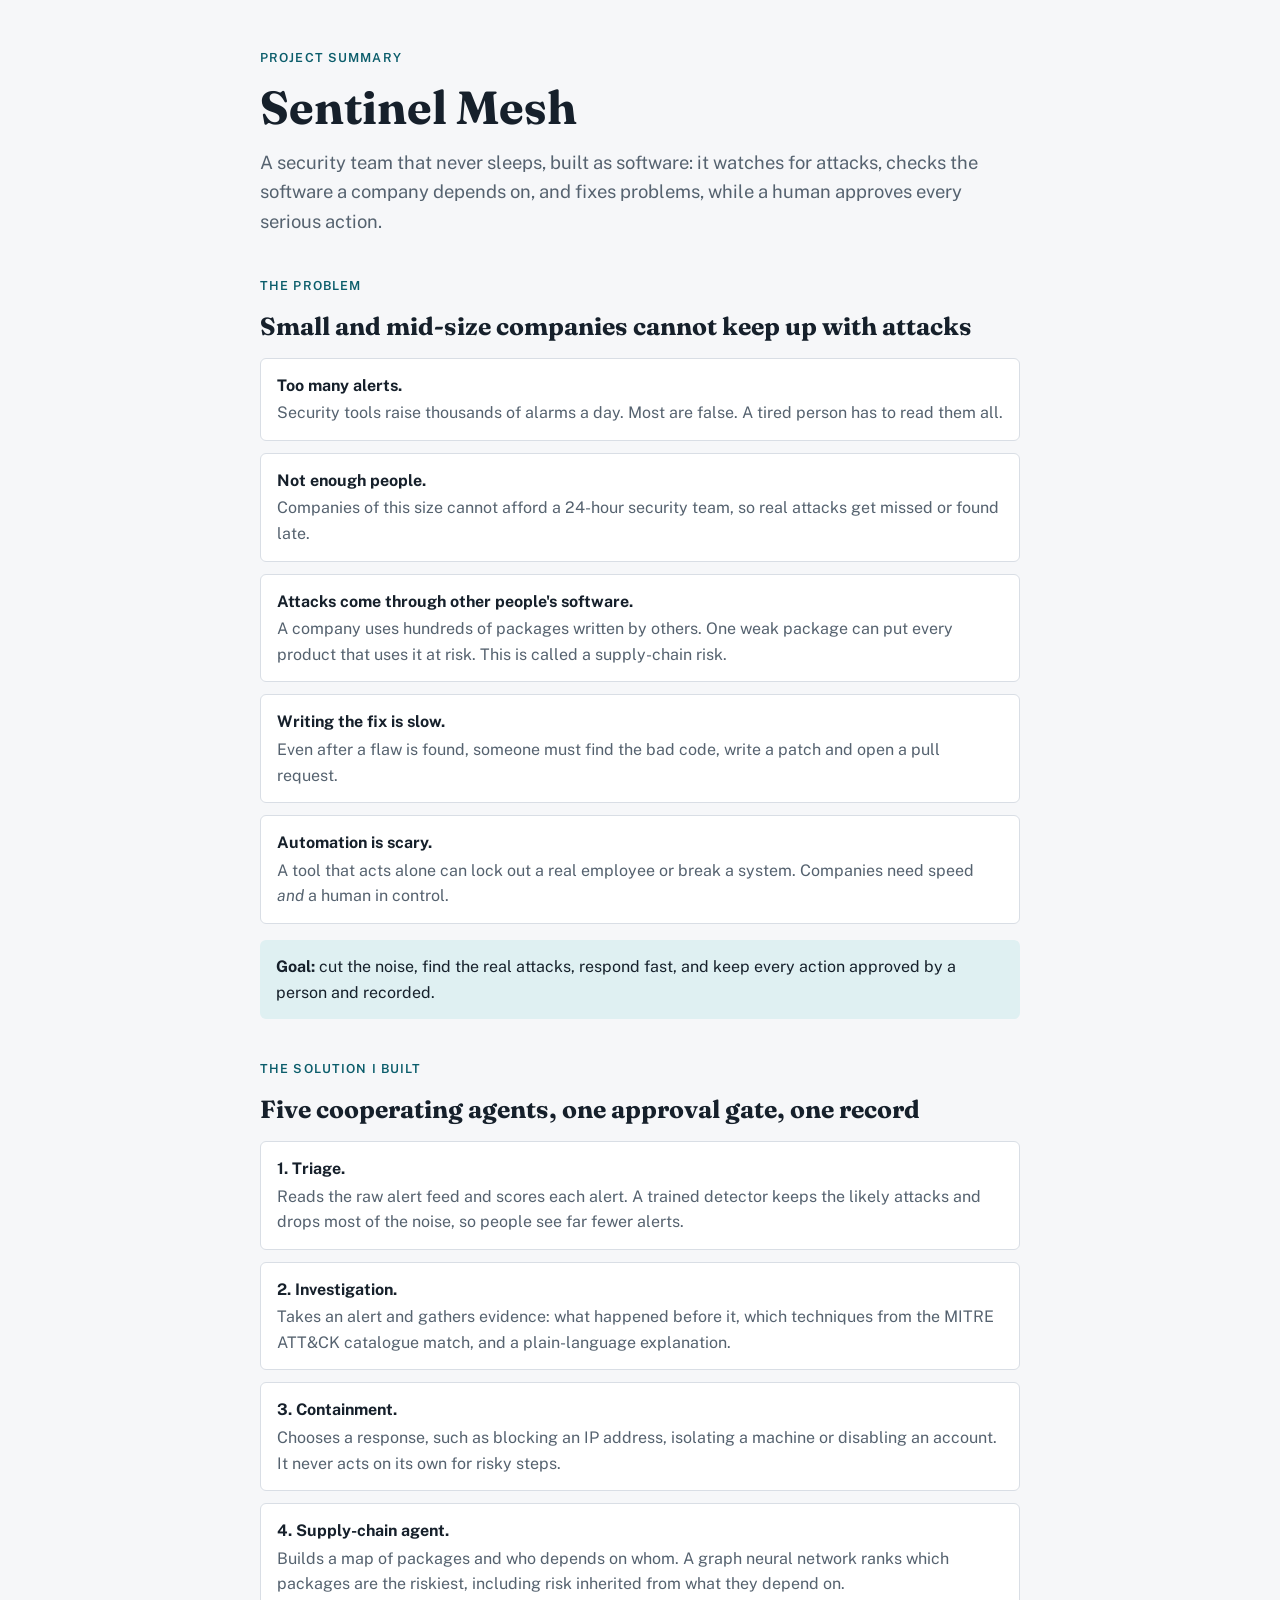
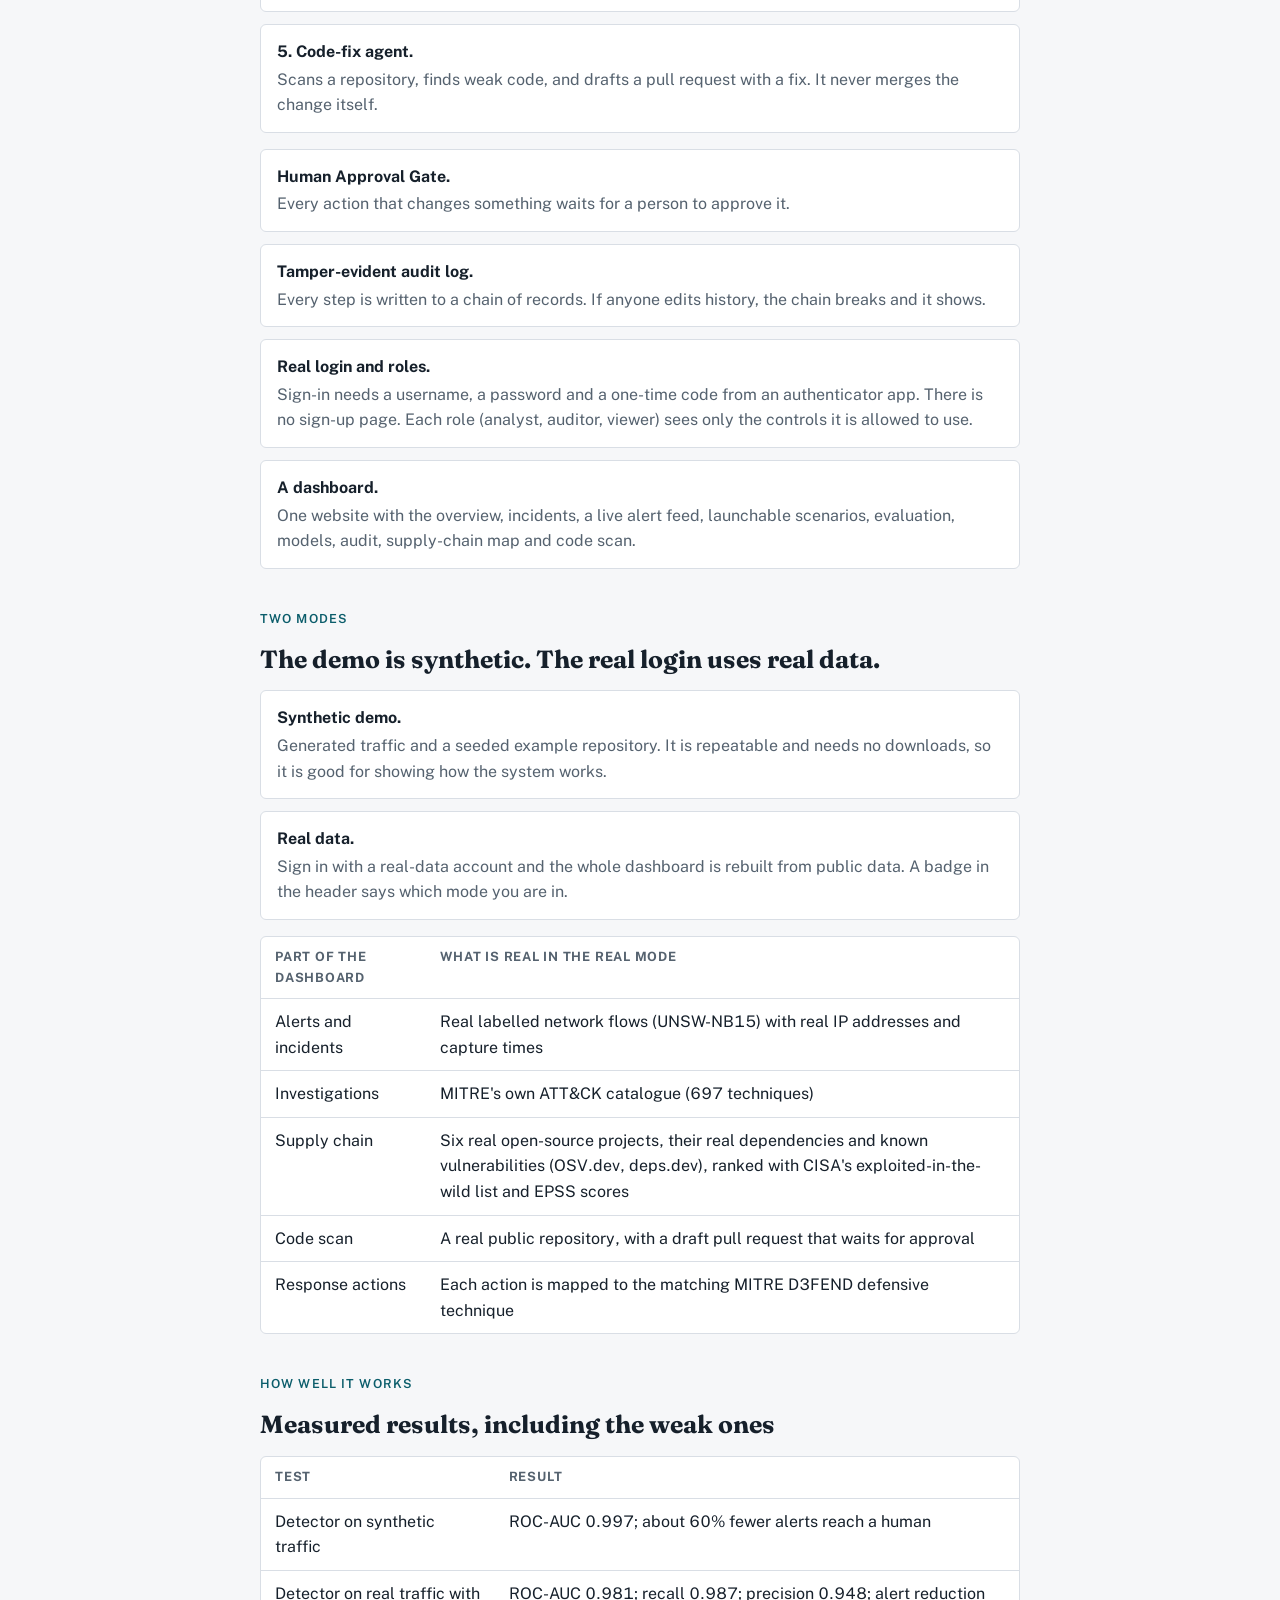
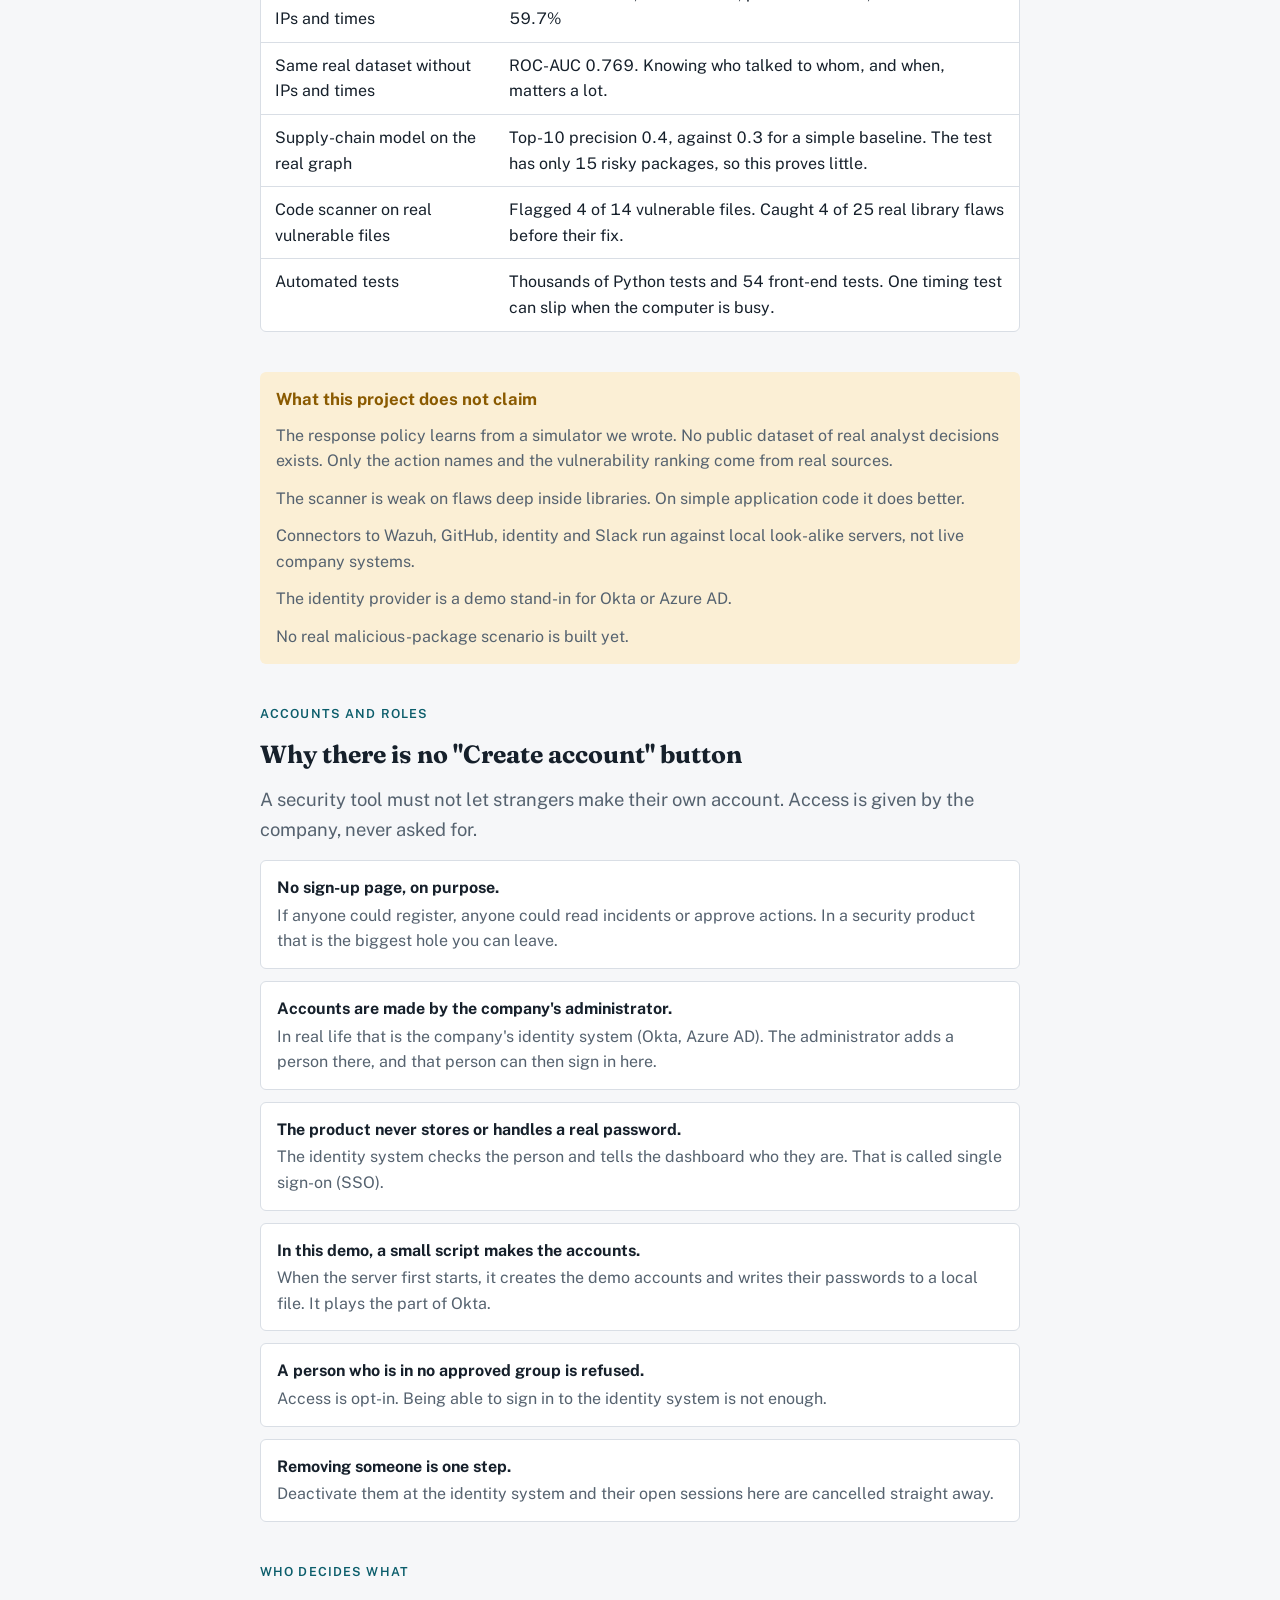
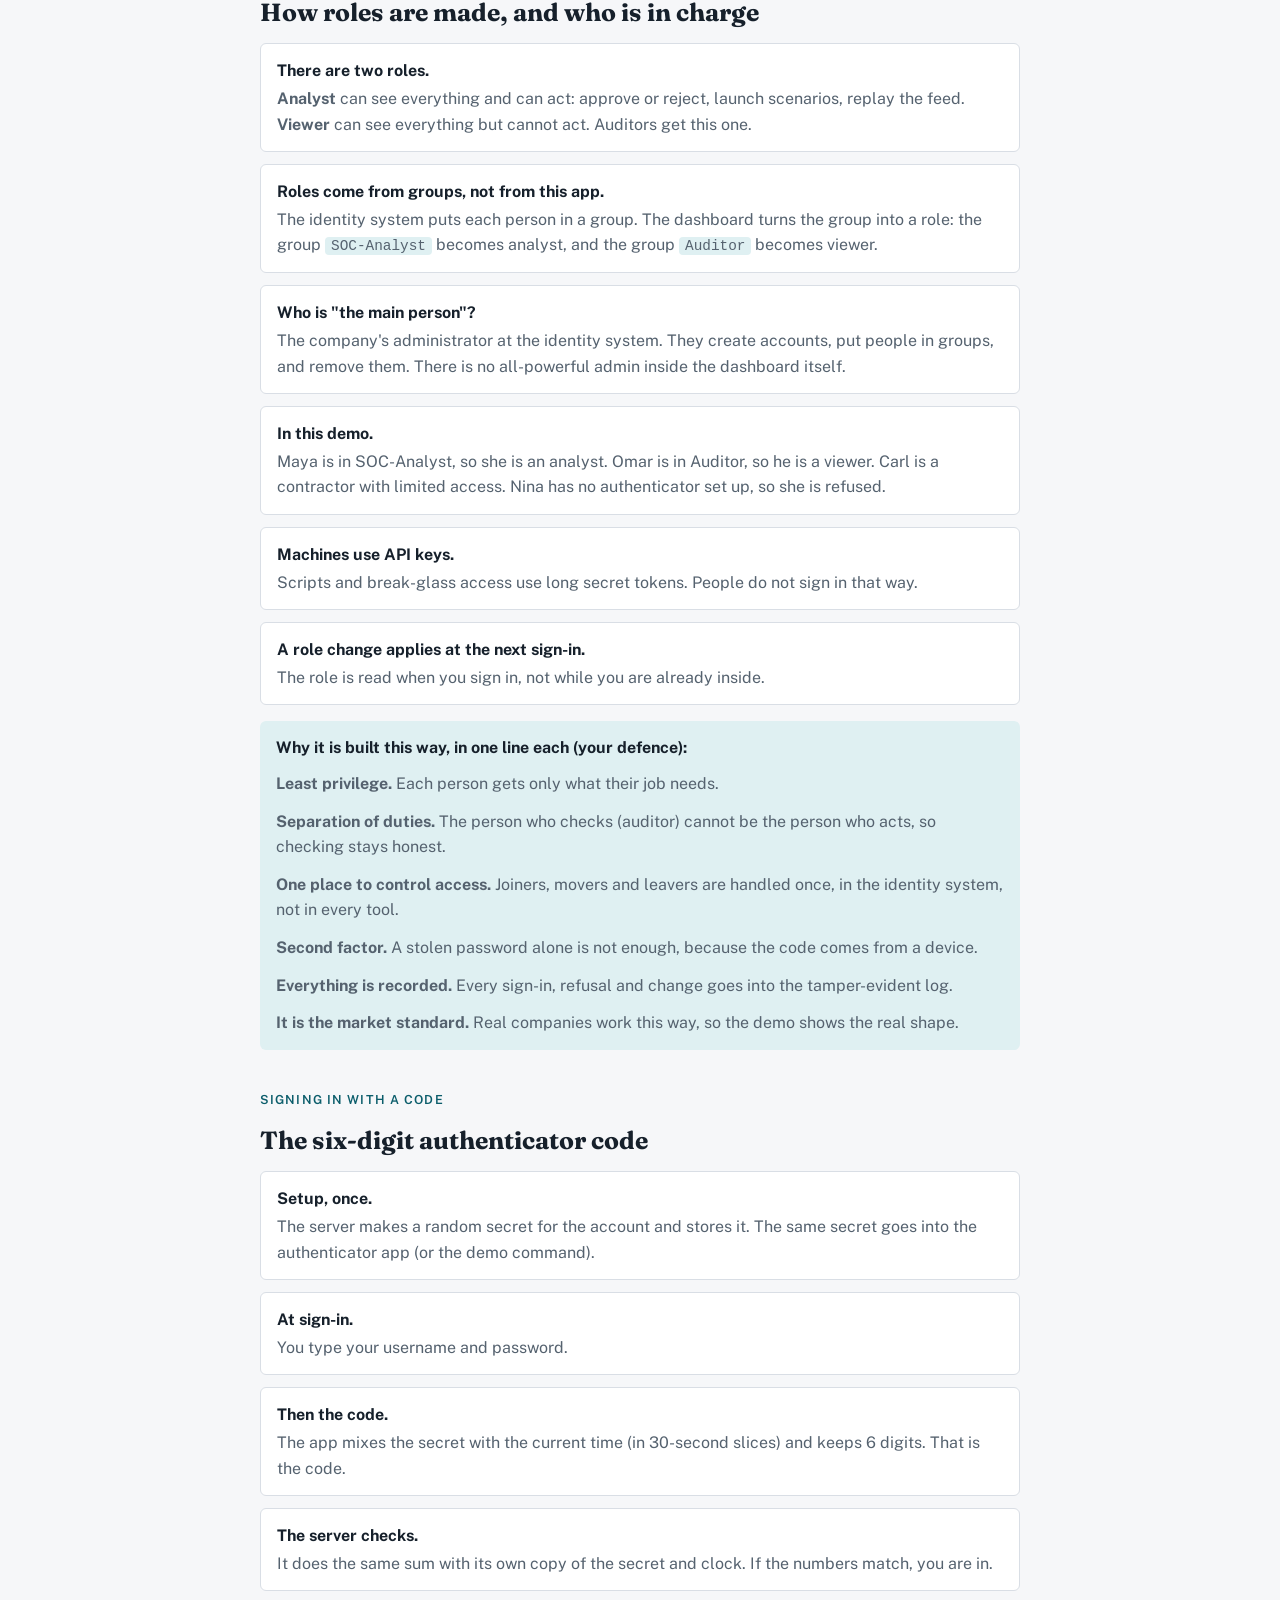
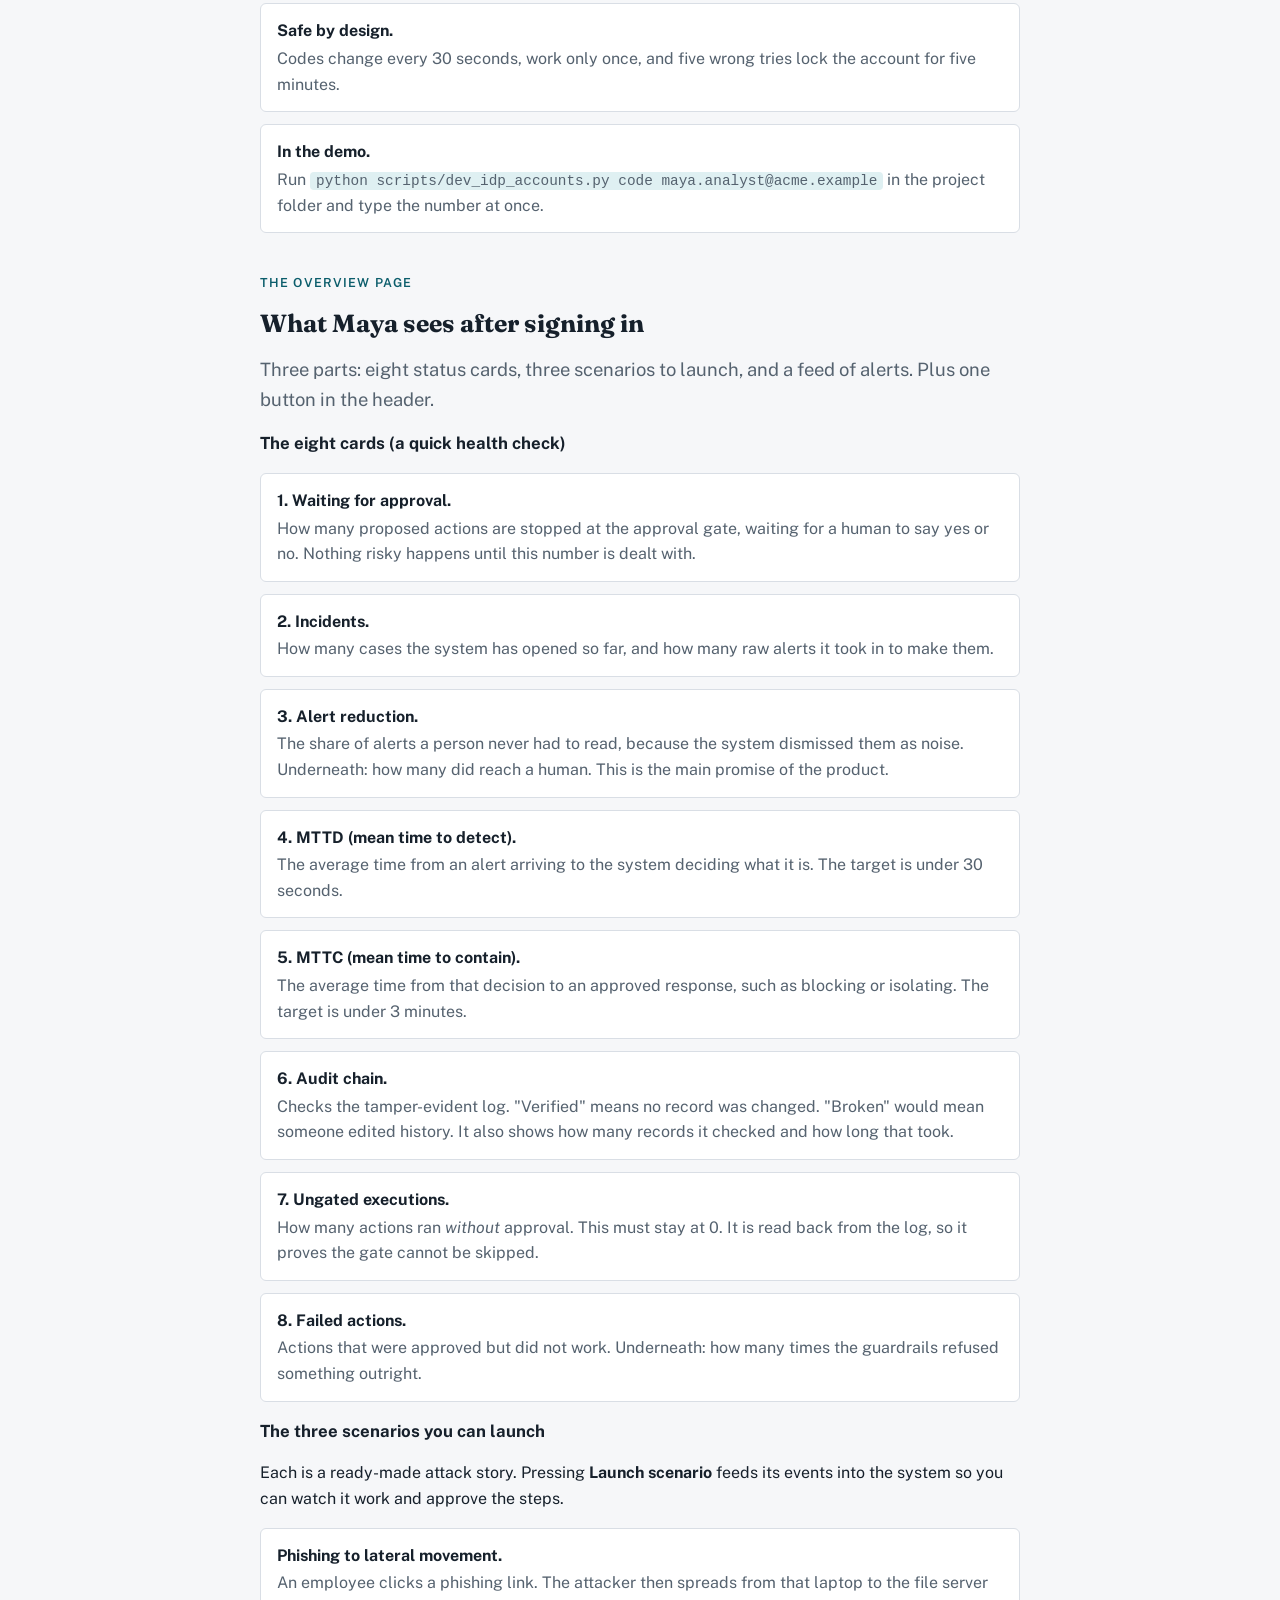
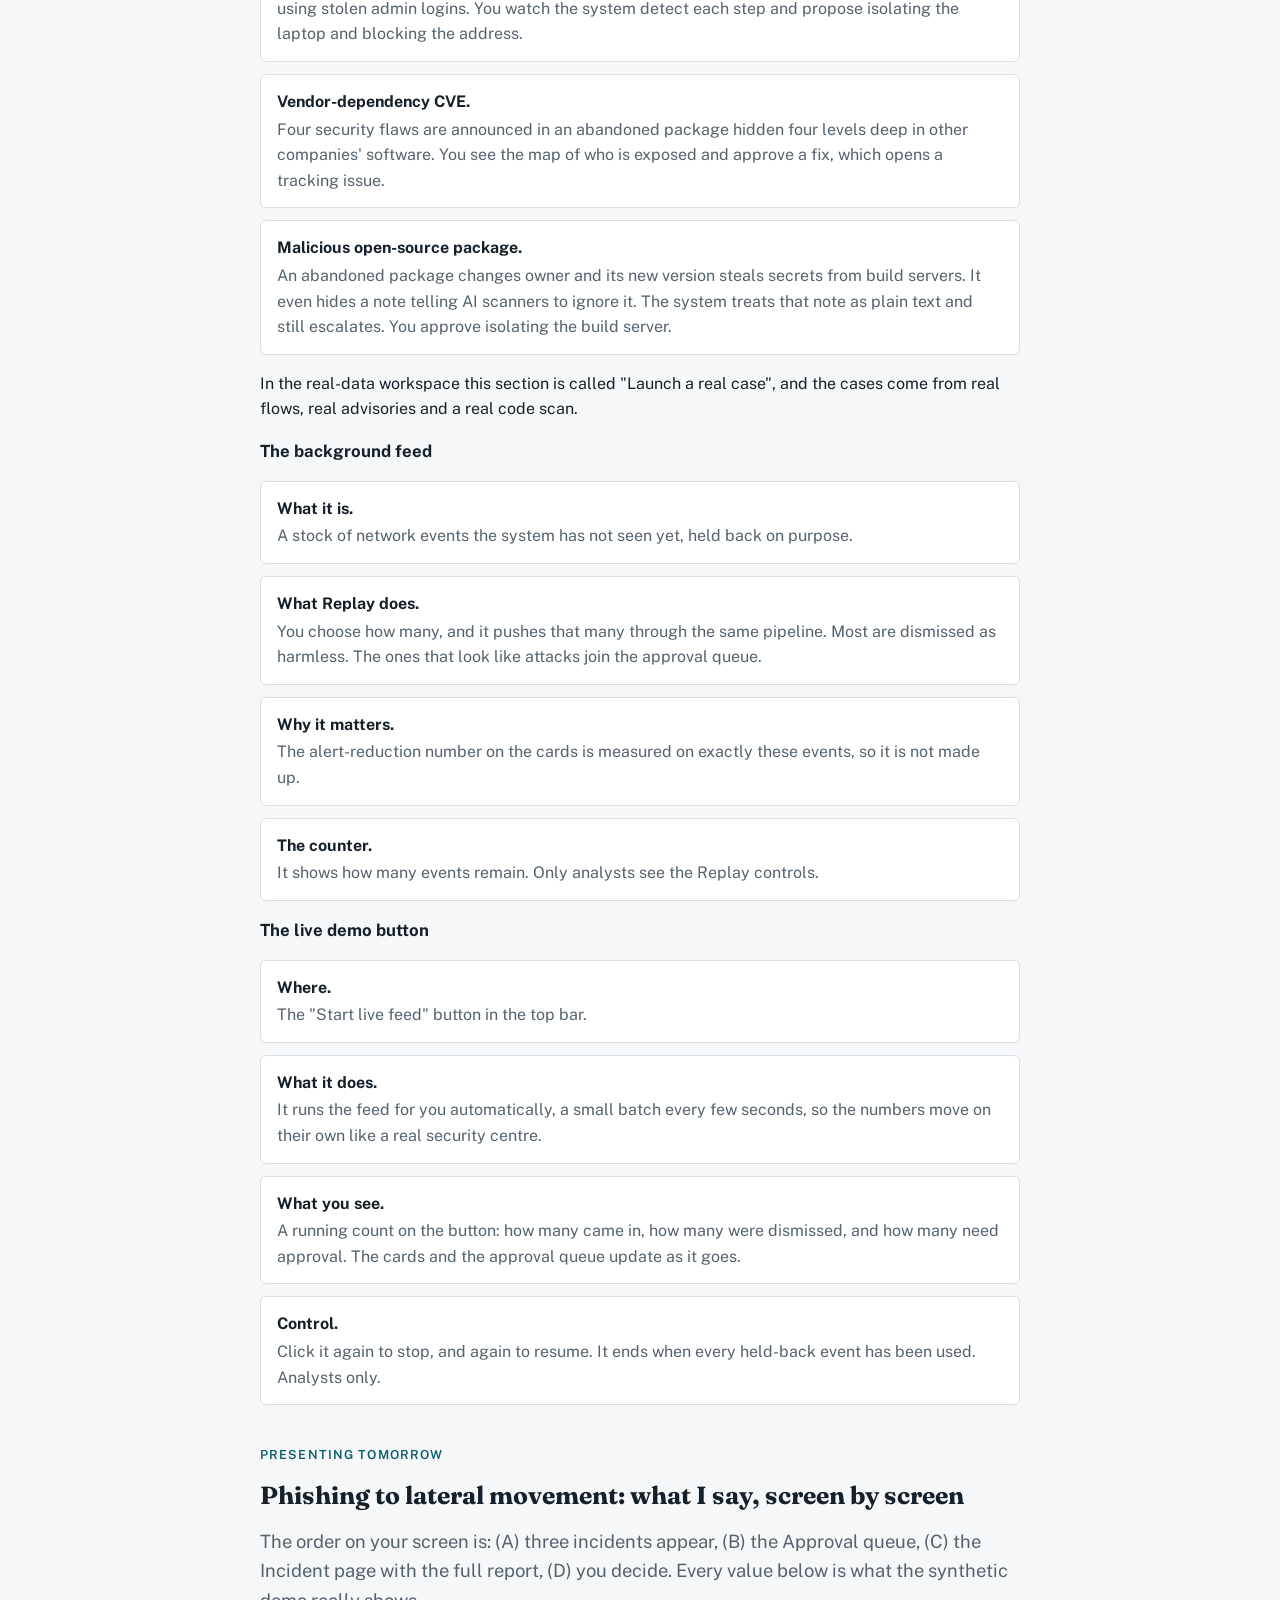
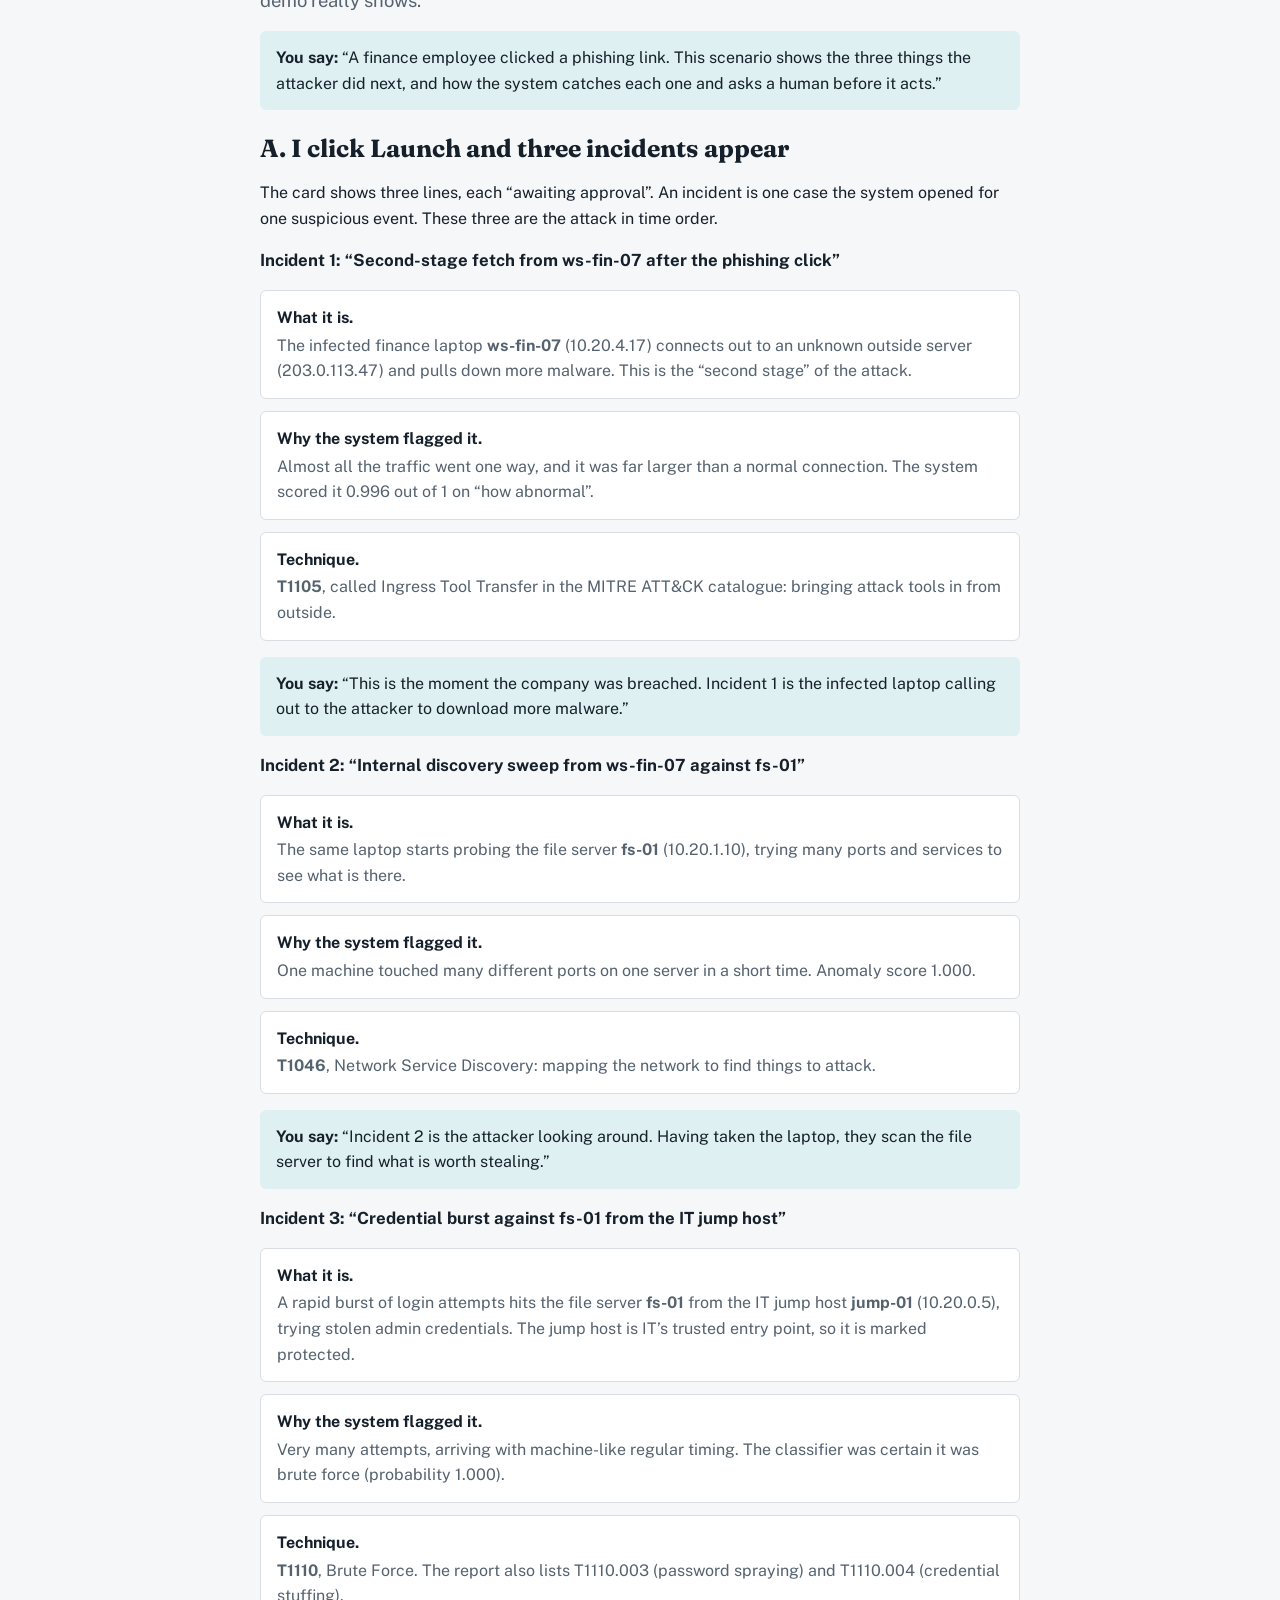
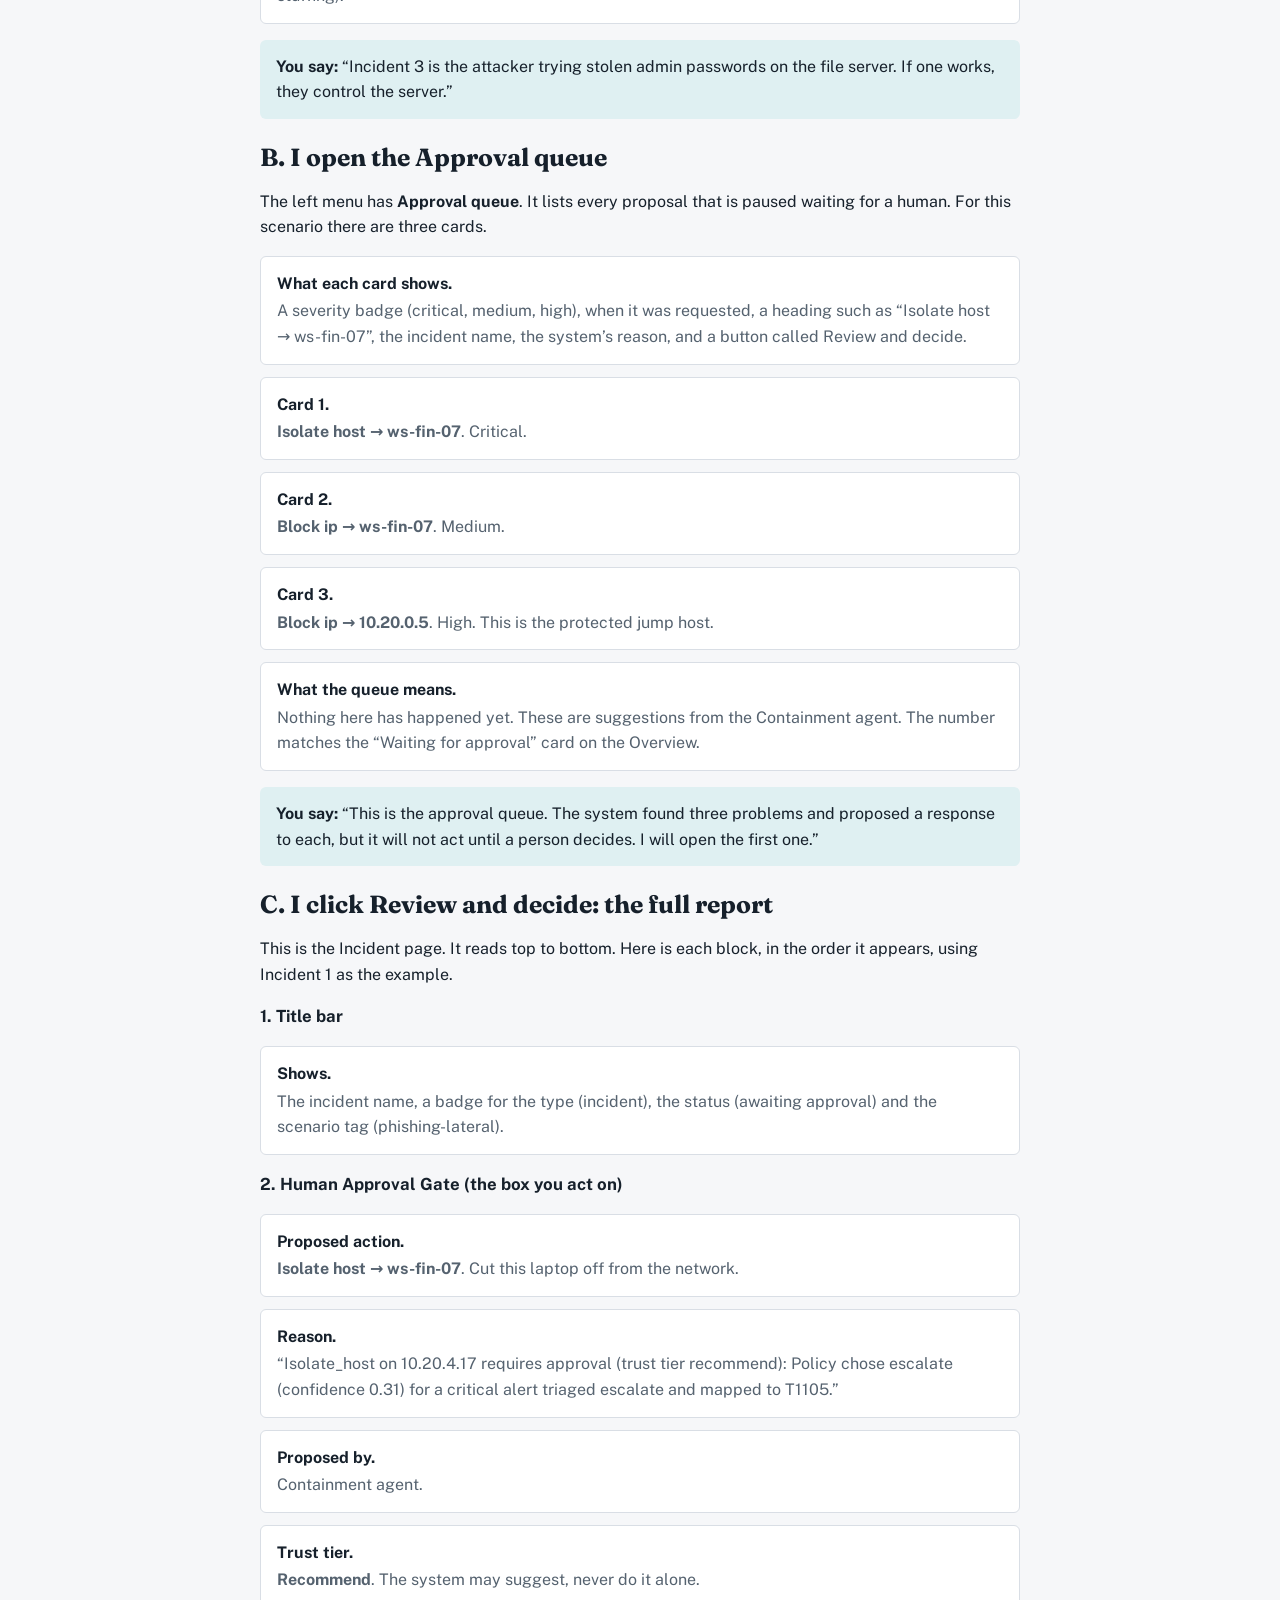
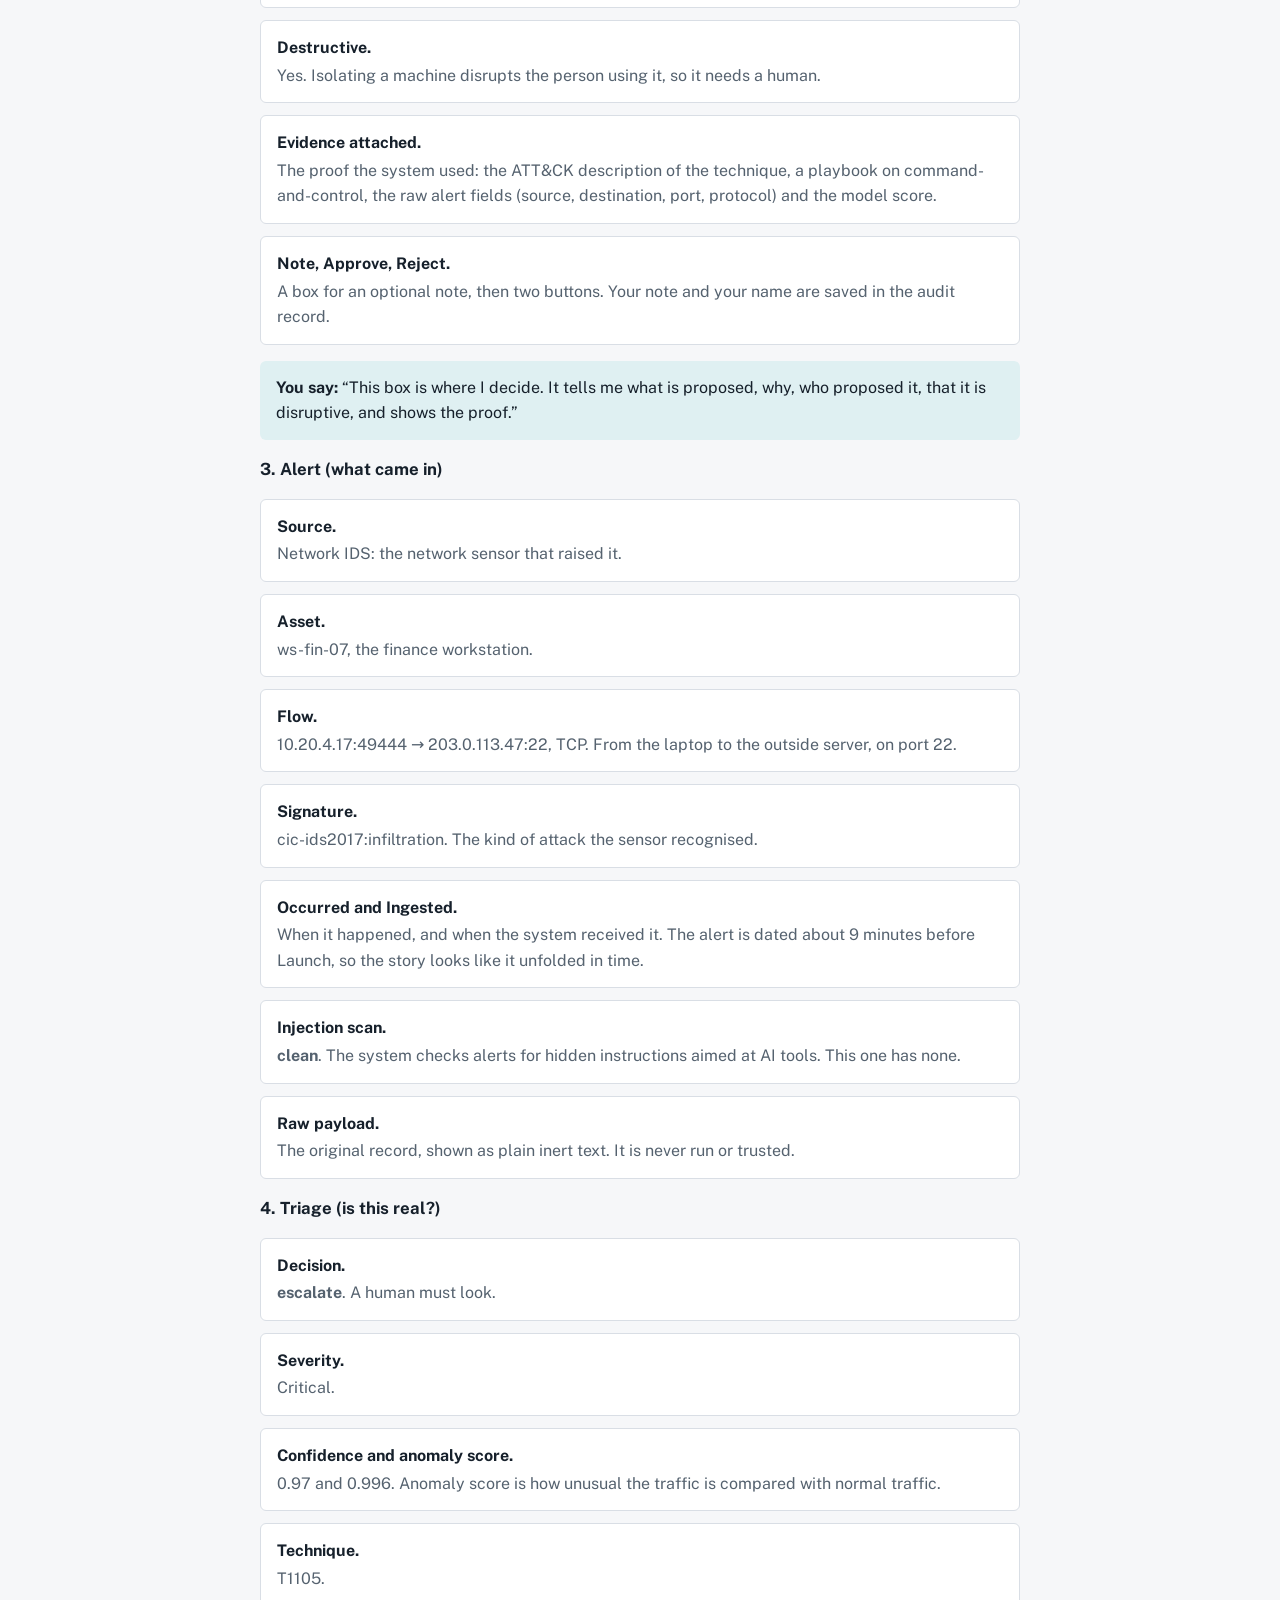
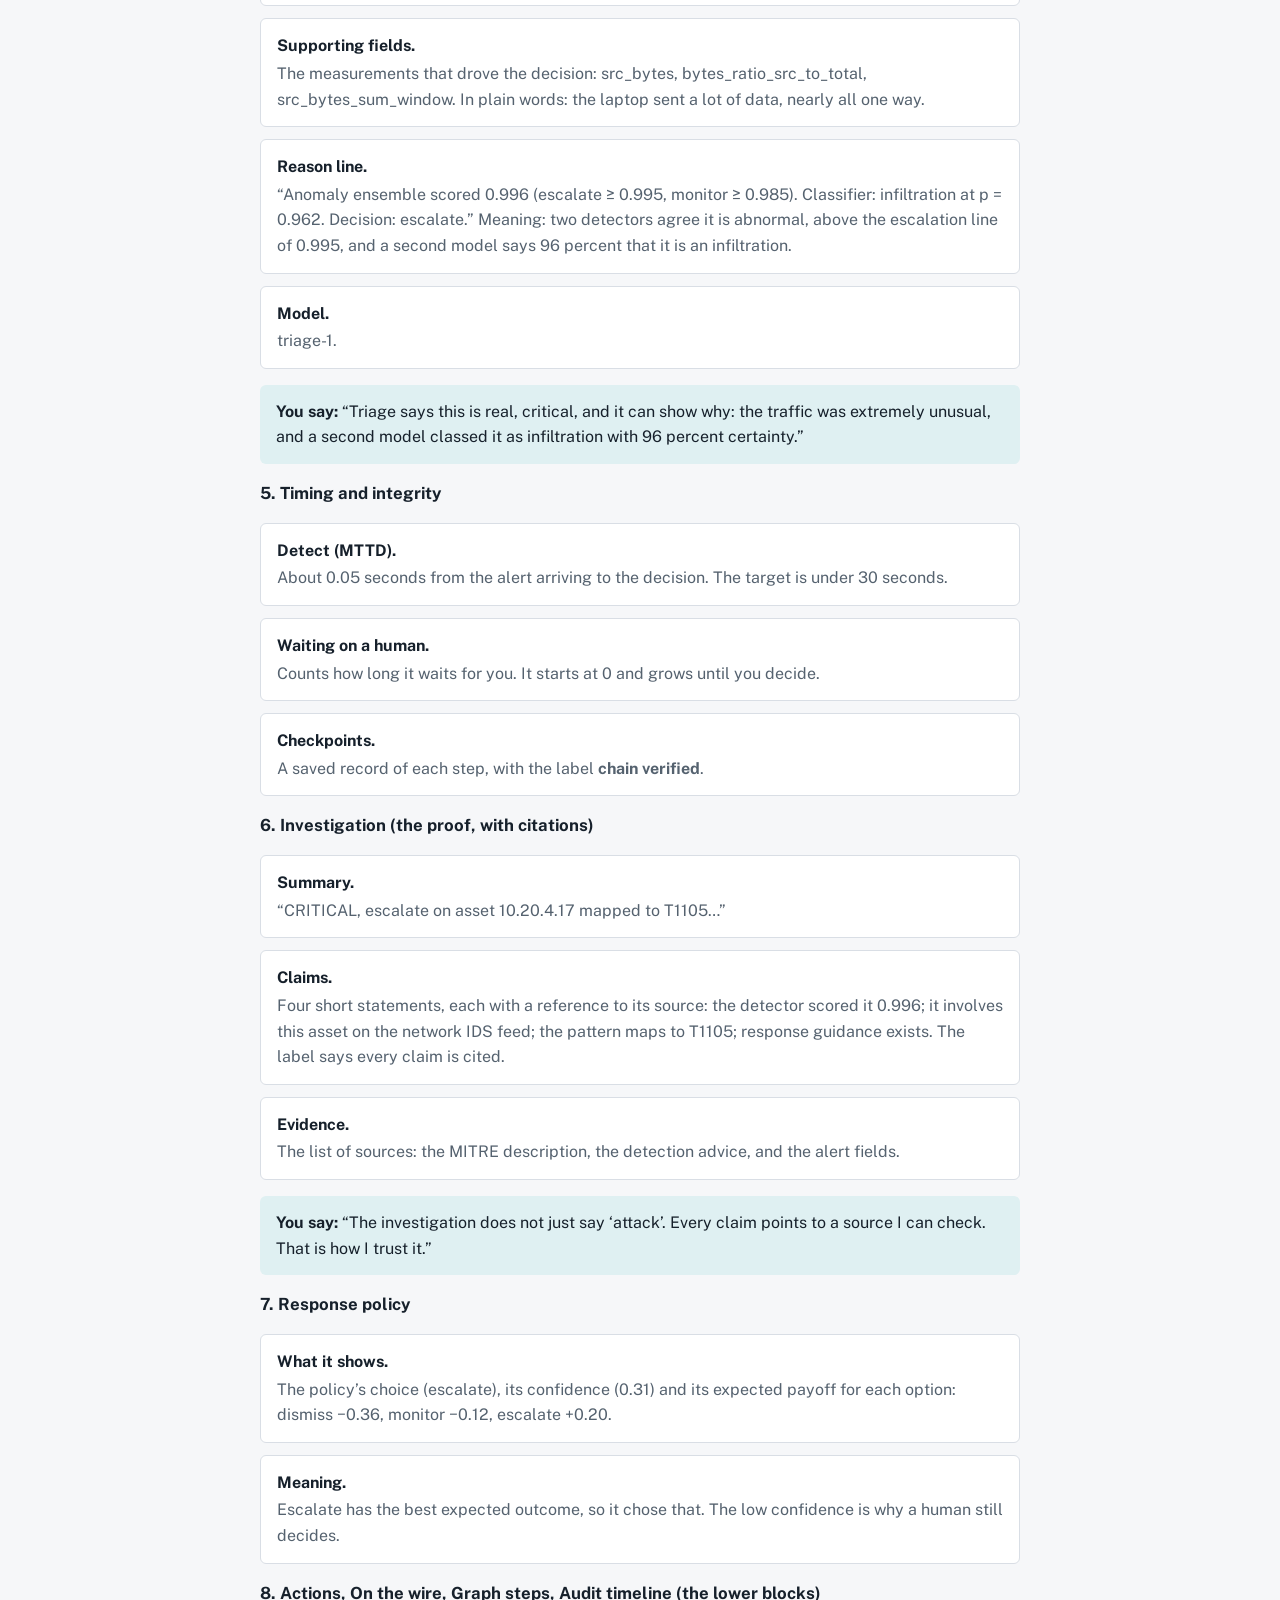
<file: docs/sentinel_explained.html>
<!doctype html>
<meta charset="utf-8"><meta name="viewport" content="width=device-width,initial-scale=1">
<title>Sentinel Mesh Explained</title>
<link rel="stylesheet" href="https://fonts.googleapis.com/css2?family=Fraunces:opsz,wght@9..144,600;9..144,700&family=Public+Sans:wght@400;500;600&display=swap">
<style>
/* Layout: one calm reading column, numbered problem/solution blocks, a plain results table. */
:root {
  --bg: #f6f7f9;
  --surface: #ffffff;
  --fg: #16202b;
  --muted: #55626f;
  --line: #d9dee5;
  --accent: #0b5d6b;
  --accent-soft: #dff0f2;
  --warn: #8a5a00;
  --warn-soft: #fbefd5;
  --font-display: "Fraunces", Georgia, serif;
  --font-body: "Public Sans", system-ui, -apple-system, "Segoe UI", sans-serif;
}
@media (prefers-color-scheme: dark) {
  :root:not([data-theme="light"]) {
    --bg: #0e151c; --surface: #16202a; --fg: #e6ebf0; --muted: #9aa8b5; --line: #29343f;
    --accent: #5cc4d3; --accent-soft: #143038; --warn: #f0c36a; --warn-soft: #3a2e12;
    color-scheme: dark;
  }
}
:root[data-theme="dark"] {
  --bg: #0e151c; --surface: #16202a; --fg: #e6ebf0; --muted: #9aa8b5; --line: #29343f;
  --accent: #5cc4d3; --accent-soft: #143038; --warn: #f0c36a; --warn-soft: #3a2e12;
  color-scheme: dark;
}
body { background: var(--bg); color: var(--fg); font-family: var(--font-body); font-size: 16px; line-height: 1.6; padding-inline: 16px; }
main { max-width: 760px; margin: 0 auto; padding-block: 40px 64px; display: flex; flex-direction: column; gap: 40px; }
h1, h2 { font-family: var(--font-display); line-height: 1.2; text-wrap: balance; margin: 0; }
h1 { font-size: clamp(2rem, 6vw, 2.9rem); }
h2 { font-size: 1.55rem; }
h3 { font-size: 1.05rem; margin: 0; }
p { margin: 0; }
.lede { font-size: 1.15rem; color: var(--muted); }
.label { font-size: 0.78rem; letter-spacing: 0.09em; text-transform: uppercase; font-weight: 600; color: var(--accent); }
section { display: flex; flex-direction: column; gap: 16px; }
ul { margin: 0; padding: 0; list-style: none; display: flex; flex-direction: column; gap: 12px; }
li { background: var(--surface); border: 1px solid var(--line); border-radius: 6px; padding: 14px 16px; min-width: 0; }
li b { display: block; margin-bottom: 2px; }
li span { color: var(--muted); }
.example { background: var(--accent-soft); border-radius: 6px; padding: 14px 16px; }
.warn { background: var(--warn-soft); border-radius: 6px; padding: 14px 16px; color: var(--fg); }
.warn h3 { color: var(--warn); }
.table-wrap { overflow-x: auto; border: 1px solid var(--line); border-radius: 6px; background: var(--surface); }
table { border-collapse: collapse; width: 100%; min-width: 520px; font-variant-numeric: tabular-nums; }
th, td { text-align: left; padding: 10px 14px; border-bottom: 1px solid var(--line); vertical-align: top; }
th { font-size: 0.8rem; text-transform: uppercase; letter-spacing: 0.06em; color: var(--muted); }
tr:last-child td { border-bottom: 0; }
code { font-family: ui-monospace, Consolas, monospace; font-size: 0.9em; background: var(--accent-soft); padding: 1px 6px; border-radius: 4px; }
a { color: var(--accent); }
a:focus-visible { outline: 2px solid var(--accent); outline-offset: 2px; }
</style>

<main>
  <header style="display:flex;flex-direction:column;gap:12px">
    <span class="label">Project summary</span>
    <h1>Sentinel Mesh</h1>
    <p class="lede">A security team that never sleeps, built as software: it watches for attacks, checks the software a company depends on, and fixes problems, while a human approves every serious action.</p>
  </header>

  <section>
    <span class="label">The problem</span>
    <h2>Small and mid-size companies cannot keep up with attacks</h2>
    <ul>
      <li><b>Too many alerts.</b><span>Security tools raise thousands of alarms a day. Most are false. A tired person has to read them all.</span></li>
      <li><b>Not enough people.</b><span>Companies of this size cannot afford a 24-hour security team, so real attacks get missed or found late.</span></li>
      <li><b>Attacks come through other people's software.</b><span>A company uses hundreds of packages written by others. One weak package can put every product that uses it at risk. This is called a supply-chain risk.</span></li>
      <li><b>Writing the fix is slow.</b><span>Even after a flaw is found, someone must find the bad code, write a patch and open a pull request.</span></li>
      <li><b>Automation is scary.</b><span>A tool that acts alone can lock out a real employee or break a system. Companies need speed <em>and</em> a human in control.</span></li>
    </ul>
    <p class="example"><b>Goal:</b> cut the noise, find the real attacks, respond fast, and keep every action approved by a person and recorded.</p>
  </section>

  <section>
    <span class="label">The solution I built</span>
    <h2>Five cooperating agents, one approval gate, one record</h2>
    <ul>
      <li><b>1. Triage.</b><span>Reads the raw alert feed and scores each alert. A trained detector keeps the likely attacks and drops most of the noise, so people see far fewer alerts.</span></li>
      <li><b>2. Investigation.</b><span>Takes an alert and gathers evidence: what happened before it, which techniques from the MITRE ATT&amp;CK catalogue match, and a plain-language explanation.</span></li>
      <li><b>3. Containment.</b><span>Chooses a response, such as blocking an IP address, isolating a machine or disabling an account. It never acts on its own for risky steps.</span></li>
      <li><b>4. Supply-chain agent.</b><span>Builds a map of packages and who depends on whom. A graph neural network ranks which packages are the riskiest, including risk inherited from what they depend on.</span></li>
      <li><b>5. Code-fix agent.</b><span>Scans a repository, finds weak code, and drafts a pull request with a fix. It never merges the change itself.</span></li>
    </ul>
    <ul>
      <li><b>Human Approval Gate.</b><span>Every action that changes something waits for a person to approve it.</span></li>
      <li><b>Tamper-evident audit log.</b><span>Every step is written to a chain of records. If anyone edits history, the chain breaks and it shows.</span></li>
      <li><b>Real login and roles.</b><span>Sign-in needs a username, a password and a one-time code from an authenticator app. There is no sign-up page. Each role (analyst, auditor, viewer) sees only the controls it is allowed to use.</span></li>
      <li><b>A dashboard.</b><span>One website with the overview, incidents, a live alert feed, launchable scenarios, evaluation, models, audit, supply-chain map and code scan.</span></li>
    </ul>
  </section>

  <section>
    <span class="label">Two modes</span>
    <h2>The demo is synthetic. The real login uses real data.</h2>
    <ul>
      <li><b>Synthetic demo.</b><span>Generated traffic and a seeded example repository. It is repeatable and needs no downloads, so it is good for showing how the system works.</span></li>
      <li><b>Real data.</b><span>Sign in with a real-data account and the whole dashboard is rebuilt from public data. A badge in the header says which mode you are in.</span></li>
    </ul>
    <div class="table-wrap">
      <table>
        <thead><tr><th>Part of the dashboard</th><th>What is real in the real mode</th></tr></thead>
        <tbody>
          <tr><td>Alerts and incidents</td><td>Real labelled network flows (UNSW-NB15) with real IP addresses and capture times</td></tr>
          <tr><td>Investigations</td><td>MITRE's own ATT&amp;CK catalogue (697 techniques)</td></tr>
          <tr><td>Supply chain</td><td>Six real open-source projects, their real dependencies and known vulnerabilities (OSV.dev, deps.dev), ranked with CISA's exploited-in-the-wild list and EPSS scores</td></tr>
          <tr><td>Code scan</td><td>A real public repository, with a draft pull request that waits for approval</td></tr>
          <tr><td>Response actions</td><td>Each action is mapped to the matching MITRE D3FEND defensive technique</td></tr>
        </tbody>
      </table>
    </div>
  </section>

  <section>
    <span class="label">How well it works</span>
    <h2>Measured results, including the weak ones</h2>
    <div class="table-wrap">
      <table>
        <thead><tr><th>Test</th><th>Result</th></tr></thead>
        <tbody>
          <tr><td>Detector on synthetic traffic</td><td>ROC-AUC 0.997; about 60% fewer alerts reach a human</td></tr>
          <tr><td>Detector on real traffic with IPs and times</td><td>ROC-AUC 0.981; recall 0.987; precision 0.948; alert reduction 59.7%</td></tr>
          <tr><td>Same real dataset without IPs and times</td><td>ROC-AUC 0.769. Knowing who talked to whom, and when, matters a lot.</td></tr>
          <tr><td>Supply-chain model on the real graph</td><td>Top-10 precision 0.4, against 0.3 for a simple baseline. The test has only 15 risky packages, so this proves little.</td></tr>
          <tr><td>Code scanner on real vulnerable files</td><td>Flagged 4 of 14 vulnerable files. Caught 4 of 25 real library flaws before their fix.</td></tr>
          <tr><td>Automated tests</td><td>Thousands of Python tests and 54 front-end tests. One timing test can slip when the computer is busy.</td></tr>
        </tbody>
      </table>
    </div>
  </section>

  <section>
    <div class="warn">
      <h3>What this project does not claim</h3>
      <ul style="margin-top:10px">
        <li style="background:transparent;border:0;padding:0"><span>The response policy learns from a simulator we wrote. No public dataset of real analyst decisions exists. Only the action names and the vulnerability ranking come from real sources.</span></li>
        <li style="background:transparent;border:0;padding:0"><span>The scanner is weak on flaws deep inside libraries. On simple application code it does better.</span></li>
        <li style="background:transparent;border:0;padding:0"><span>Connectors to Wazuh, GitHub, identity and Slack run against local look-alike servers, not live company systems.</span></li>
        <li style="background:transparent;border:0;padding:0"><span>The identity provider is a demo stand-in for Okta or Azure AD.</span></li>
        <li style="background:transparent;border:0;padding:0"><span>No real malicious-package scenario is built yet.</span></li>
      </ul>
    </div>
  </section>


  <section>
    <span class="label">Accounts and roles</span>
    <h2>Why there is no "Create account" button</h2>
    <p class="lede">A security tool must not let strangers make their own account. Access is given by the company, never asked for.</p>
<ul><li><b>No sign-up page, on purpose.</b><span>If anyone could register, anyone could read incidents or approve actions. In a security product that is the biggest hole you can leave.</span></li><li><b>Accounts are made by the company's administrator.</b><span>In real life that is the company's identity system (Okta, Azure AD). The administrator adds a person there, and that person can then sign in here.</span></li><li><b>The product never stores or handles a real password.</b><span>The identity system checks the person and tells the dashboard who they are. That is called single sign-on (SSO).</span></li><li><b>In this demo, a small script makes the accounts.</b><span>When the server first starts, it creates the demo accounts and writes their passwords to a local file. It plays the part of Okta.</span></li><li><b>A person who is in no approved group is refused.</b><span>Access is opt-in. Being able to sign in to the identity system is not enough.</span></li><li><b>Removing someone is one step.</b><span>Deactivate them at the identity system and their open sessions here are cancelled straight away.</span></li></ul>
  </section>

  <section>
    <span class="label">Who decides what</span>
    <h2>How roles are made, and who is in charge</h2>
<ul><li><b>There are two roles.</b><span><b style="display:inline">Analyst</b> can see everything and can act: approve or reject, launch scenarios, replay the feed. <b style="display:inline">Viewer</b> can see everything but cannot act. Auditors get this one.</span></li><li><b>Roles come from groups, not from this app.</b><span>The identity system puts each person in a group. The dashboard turns the group into a role: the group <code>SOC-Analyst</code> becomes analyst, and the group <code>Auditor</code> becomes viewer.</span></li><li><b>Who is "the main person"?</b><span>The company's administrator at the identity system. They create accounts, put people in groups, and remove them. There is no all-powerful admin inside the dashboard itself.</span></li><li><b>In this demo.</b><span>Maya is in SOC-Analyst, so she is an analyst. Omar is in Auditor, so he is a viewer. Carl is a contractor with limited access. Nina has no authenticator set up, so she is refused.</span></li><li><b>Machines use API keys.</b><span>Scripts and break-glass access use long secret tokens. People do not sign in that way.</span></li><li><b>A role change applies at the next sign-in.</b><span>The role is read when you sign in, not while you are already inside.</span></li></ul>
    <div class="example"><b>Why it is built this way, in one line each (your defence):</b>
      <ul style="margin-top:10px">
        <li style="background:transparent;border:0;padding:0"><span><b style="display:inline">Least privilege.</b> Each person gets only what their job needs.</span></li>
        <li style="background:transparent;border:0;padding:0"><span><b style="display:inline">Separation of duties.</b> The person who checks (auditor) cannot be the person who acts, so checking stays honest.</span></li>
        <li style="background:transparent;border:0;padding:0"><span><b style="display:inline">One place to control access.</b> Joiners, movers and leavers are handled once, in the identity system, not in every tool.</span></li>
        <li style="background:transparent;border:0;padding:0"><span><b style="display:inline">Second factor.</b> A stolen password alone is not enough, because the code comes from a device.</span></li>
        <li style="background:transparent;border:0;padding:0"><span><b style="display:inline">Everything is recorded.</b> Every sign-in, refusal and change goes into the tamper-evident log.</span></li>
        <li style="background:transparent;border:0;padding:0"><span><b style="display:inline">It is the market standard.</b> Real companies work this way, so the demo shows the real shape.</span></li>
      </ul>
    </div>
  </section>

  <section>
    <span class="label">Signing in with a code</span>
    <h2>The six-digit authenticator code</h2>
<ul><li><b>Setup, once.</b><span>The server makes a random secret for the account and stores it. The same secret goes into the authenticator app (or the demo command).</span></li><li><b>At sign-in.</b><span>You type your username and password.</span></li><li><b>Then the code.</b><span>The app mixes the secret with the current time (in 30-second slices) and keeps 6 digits. That is the code.</span></li><li><b>The server checks.</b><span>It does the same sum with its own copy of the secret and clock. If the numbers match, you are in.</span></li><li><b>Safe by design.</b><span>Codes change every 30 seconds, work only once, and five wrong tries lock the account for five minutes.</span></li><li><b>In the demo.</b><span>Run <code>python scripts/dev_idp_accounts.py code maya.analyst@acme.example</code> in the project folder and type the number at once.</span></li></ul>
  </section>

  <section>
    <span class="label">The Overview page</span>
    <h2>What Maya sees after signing in</h2>
    <p class="lede">Three parts: eight status cards, three scenarios to launch, and a feed of alerts. Plus one button in the header.</p>

    <h3>The eight cards (a quick health check)</h3>
<ul><li><b>1. Waiting for approval.</b><span>How many proposed actions are stopped at the approval gate, waiting for a human to say yes or no. Nothing risky happens until this number is dealt with.</span></li><li><b>2. Incidents.</b><span>How many cases the system has opened so far, and how many raw alerts it took in to make them.</span></li><li><b>3. Alert reduction.</b><span>The share of alerts a person never had to read, because the system dismissed them as noise. Underneath: how many did reach a human. This is the main promise of the product.</span></li><li><b>4. MTTD (mean time to detect).</b><span>The average time from an alert arriving to the system deciding what it is. The target is under 30 seconds.</span></li><li><b>5. MTTC (mean time to contain).</b><span>The average time from that decision to an approved response, such as blocking or isolating. The target is under 3 minutes.</span></li><li><b>6. Audit chain.</b><span>Checks the tamper-evident log. "Verified" means no record was changed. "Broken" would mean someone edited history. It also shows how many records it checked and how long that took.</span></li><li><b>7. Ungated executions.</b><span>How many actions ran <em>without</em> approval. This must stay at 0. It is read back from the log, so it proves the gate cannot be skipped.</span></li><li><b>8. Failed actions.</b><span>Actions that were approved but did not work. Underneath: how many times the guardrails refused something outright.</span></li></ul>
    <h3>The three scenarios you can launch</h3>
    <p>Each is a ready-made attack story. Pressing <b>Launch scenario</b> feeds its events into the system so you can watch it work and approve the steps.</p>
<ul><li><b>Phishing to lateral movement.</b><span>An employee clicks a phishing link. The attacker then spreads from that laptop to the file server using stolen admin logins. You watch the system detect each step and propose isolating the laptop and blocking the address.</span></li><li><b>Vendor-dependency CVE.</b><span>Four security flaws are announced in an abandoned package hidden four levels deep in other companies' software. You see the map of who is exposed and approve a fix, which opens a tracking issue.</span></li><li><b>Malicious open-source package.</b><span>An abandoned package changes owner and its new version steals secrets from build servers. It even hides a note telling AI scanners to ignore it. The system treats that note as plain text and still escalates. You approve isolating the build server.</span></li></ul>
    <p>In the real-data workspace this section is called "Launch a real case", and the cases come from real flows, real advisories and a real code scan.</p>

    <h3>The background feed</h3>
<ul><li><b>What it is.</b><span>A stock of network events the system has not seen yet, held back on purpose.</span></li><li><b>What Replay does.</b><span>You choose how many, and it pushes that many through the same pipeline. Most are dismissed as harmless. The ones that look like attacks join the approval queue.</span></li><li><b>Why it matters.</b><span>The alert-reduction number on the cards is measured on exactly these events, so it is not made up.</span></li><li><b>The counter.</b><span>It shows how many events remain. Only analysts see the Replay controls.</span></li></ul>
    <h3>The live demo button</h3>
<ul><li><b>Where.</b><span>The "Start live feed" button in the top bar.</span></li><li><b>What it does.</b><span>It runs the feed for you automatically, a small batch every few seconds, so the numbers move on their own like a real security centre.</span></li><li><b>What you see.</b><span>A running count on the button: how many came in, how many were dismissed, and how many need approval. The cards and the approval queue update as it goes.</span></li><li><b>Control.</b><span>Click it again to stop, and again to resume. It ends when every held-back event has been used. Analysts only.</span></li></ul>
  </section>







  <section id="phishing-script">
    <span class="label">Presenting tomorrow</span>
    <h2>Phishing to lateral movement: what I say, screen by screen</h2>
    <p class="lede">The order on your screen is: (A) three incidents appear, (B) the Approval queue, (C) the Incident page with the full report, (D) you decide. Every value below is what the synthetic demo really shows.</p>
    <p class="example"><b>You say:</b> “A finance employee clicked a phishing link. This scenario shows the three things the attacker did next, and how the system catches each one and asks a human before it acts.”</p>

    <h2 style="margin-top:8px">A. I click Launch and three incidents appear</h2>
    <p>The card shows three lines, each “awaiting approval”. An incident is one case the system opened for one suspicious event. These three are the attack in time order.</p>
<h3>Incident 1: “Second-stage fetch from ws-fin-07 after the phishing click”</h3><ul><li><b>What it is.</b><span>The infected finance laptop <b style="display:inline">ws-fin-07</b> (10.20.4.17) connects out to an unknown outside server (203.0.113.47) and pulls down more malware. This is the “second stage” of the attack.</span></li><li><b>Why the system flagged it.</b><span>Almost all the traffic went one way, and it was far larger than a normal connection. The system scored it 0.996 out of 1 on “how abnormal”.</span></li><li><b>Technique.</b><span><b style="display:inline">T1105</b>, called Ingress Tool Transfer in the MITRE ATT&amp;CK catalogue: bringing attack tools in from outside.</span></li></ul><p class="example"><b>You say:</b> “This is the moment the company was breached. Incident 1 is the infected laptop calling out to the attacker to download more malware.”</p><h3>Incident 2: “Internal discovery sweep from ws-fin-07 against fs-01”</h3><ul><li><b>What it is.</b><span>The same laptop starts probing the file server <b style="display:inline">fs-01</b> (10.20.1.10), trying many ports and services to see what is there.</span></li><li><b>Why the system flagged it.</b><span>One machine touched many different ports on one server in a short time. Anomaly score 1.000.</span></li><li><b>Technique.</b><span><b style="display:inline">T1046</b>, Network Service Discovery: mapping the network to find things to attack.</span></li></ul><p class="example"><b>You say:</b> “Incident 2 is the attacker looking around. Having taken the laptop, they scan the file server to find what is worth stealing.”</p><h3>Incident 3: “Credential burst against fs-01 from the IT jump host”</h3><ul><li><b>What it is.</b><span>A rapid burst of login attempts hits the file server <b style="display:inline">fs-01</b> from the IT jump host <b style="display:inline">jump-01</b> (10.20.0.5), trying stolen admin credentials. The jump host is IT’s trusted entry point, so it is marked protected.</span></li><li><b>Why the system flagged it.</b><span>Very many attempts, arriving with machine-like regular timing. The classifier was certain it was brute force (probability 1.000).</span></li><li><b>Technique.</b><span><b style="display:inline">T1110</b>, Brute Force. The report also lists T1110.003 (password spraying) and T1110.004 (credential stuffing).</span></li></ul><p class="example"><b>You say:</b> “Incident 3 is the attacker trying stolen admin passwords on the file server. If one works, they control the server.”</p>
    <h2 style="margin-top:8px">B. I open the Approval queue</h2>
    <p>The left menu has <b style="display:inline">Approval queue</b>. It lists every proposal that is paused waiting for a human. For this scenario there are three cards.</p>
<ul><li><b>What each card shows.</b><span>A severity badge (critical, medium, high), when it was requested, a heading such as “Isolate host → ws-fin-07”, the incident name, the system’s reason, and a button called Review and decide.</span></li><li><b>Card 1.</b><span><b style="display:inline">Isolate host → ws-fin-07</b>. Critical.</span></li><li><b>Card 2.</b><span><b style="display:inline">Block ip → ws-fin-07</b>. Medium.</span></li><li><b>Card 3.</b><span><b style="display:inline">Block ip → 10.20.0.5</b>. High. This is the protected jump host.</span></li><li><b>What the queue means.</b><span>Nothing here has happened yet. These are suggestions from the Containment agent. The number matches the “Waiting for approval” card on the Overview.</span></li></ul><p class="example"><b>You say:</b> “This is the approval queue. The system found three problems and proposed a response to each, but it will not act until a person decides. I will open the first one.”</p>
    <h2 style="margin-top:8px">C. I click Review and decide: the full report</h2>
    <p>This is the Incident page. It reads top to bottom. Here is each block, in the order it appears, using Incident 1 as the example.</p>
<h3>1. Title bar</h3><ul><li><b>Shows.</b><span>The incident name, a badge for the type (incident), the status (awaiting approval) and the scenario tag (phishing-lateral).</span></li></ul><h3>2. Human Approval Gate (the box you act on)</h3><ul><li><b>Proposed action.</b><span><b style="display:inline">Isolate host → ws-fin-07</b>. Cut this laptop off from the network.</span></li><li><b>Reason.</b><span>“Isolate_host on 10.20.4.17 requires approval (trust tier recommend): Policy chose escalate (confidence 0.31) for a critical alert triaged escalate and mapped to T1105.”</span></li><li><b>Proposed by.</b><span>Containment agent.</span></li><li><b>Trust tier.</b><span><b style="display:inline">Recommend</b>. The system may suggest, never do it alone.</span></li><li><b>Destructive.</b><span>Yes. Isolating a machine disrupts the person using it, so it needs a human.</span></li><li><b>Evidence attached.</b><span>The proof the system used: the ATT&amp;CK description of the technique, a playbook on command-and-control, the raw alert fields (source, destination, port, protocol) and the model score.</span></li><li><b>Note, Approve, Reject.</b><span>A box for an optional note, then two buttons. Your note and your name are saved in the audit record.</span></li></ul><p class="example"><b>You say:</b> “This box is where I decide. It tells me what is proposed, why, who proposed it, that it is disruptive, and shows the proof.”</p><h3>3. Alert (what came in)</h3><ul><li><b>Source.</b><span>Network IDS: the network sensor that raised it.</span></li><li><b>Asset.</b><span>ws-fin-07, the finance workstation.</span></li><li><b>Flow.</b><span>10.20.4.17:49444 → 203.0.113.47:22, TCP. From the laptop to the outside server, on port 22.</span></li><li><b>Signature.</b><span>cic-ids2017:infiltration. The kind of attack the sensor recognised.</span></li><li><b>Occurred and Ingested.</b><span>When it happened, and when the system received it. The alert is dated about 9 minutes before Launch, so the story looks like it unfolded in time.</span></li><li><b>Injection scan.</b><span><b style="display:inline">clean</b>. The system checks alerts for hidden instructions aimed at AI tools. This one has none.</span></li><li><b>Raw payload.</b><span>The original record, shown as plain inert text. It is never run or trusted.</span></li></ul><h3>4. Triage (is this real?)</h3><ul><li><b>Decision.</b><span><b style="display:inline">escalate</b>. A human must look.</span></li><li><b>Severity.</b><span>Critical.</span></li><li><b>Confidence and anomaly score.</b><span>0.97 and 0.996. Anomaly score is how unusual the traffic is compared with normal traffic.</span></li><li><b>Technique.</b><span>T1105.</span></li><li><b>Supporting fields.</b><span>The measurements that drove the decision: src_bytes, bytes_ratio_src_to_total, src_bytes_sum_window. In plain words: the laptop sent a lot of data, nearly all one way.</span></li><li><b>Reason line.</b><span>“Anomaly ensemble scored 0.996 (escalate ≥ 0.995, monitor ≥ 0.985). Classifier: infiltration at p = 0.962. Decision: escalate.” Meaning: two detectors agree it is abnormal, above the escalation line of 0.995, and a second model says 96 percent that it is an infiltration.</span></li><li><b>Model.</b><span>triage-1.</span></li></ul><p class="example"><b>You say:</b> “Triage says this is real, critical, and it can show why: the traffic was extremely unusual, and a second model classed it as infiltration with 96 percent certainty.”</p><h3>5. Timing and integrity</h3><ul><li><b>Detect (MTTD).</b><span>About 0.05 seconds from the alert arriving to the decision. The target is under 30 seconds.</span></li><li><b>Waiting on a human.</b><span>Counts how long it waits for you. It starts at 0 and grows until you decide.</span></li><li><b>Checkpoints.</b><span>A saved record of each step, with the label <b style="display:inline">chain verified</b>.</span></li></ul><h3>6. Investigation (the proof, with citations)</h3><ul><li><b>Summary.</b><span>“CRITICAL, escalate on asset 10.20.4.17 mapped to T1105…”</span></li><li><b>Claims.</b><span>Four short statements, each with a reference to its source: the detector scored it 0.996; it involves this asset on the network IDS feed; the pattern maps to T1105; response guidance exists. The label says every claim is cited.</span></li><li><b>Evidence.</b><span>The list of sources: the MITRE description, the detection advice, and the alert fields.</span></li></ul><p class="example"><b>You say:</b> “The investigation does not just say ‘attack’. Every claim points to a source I can check. That is how I trust it.”</p><h3>7. Response policy</h3><ul><li><b>What it shows.</b><span>The policy’s choice (escalate), its confidence (0.31) and its expected payoff for each option: dismiss −0.36, monitor −0.12, escalate +0.20.</span></li><li><b>Meaning.</b><span>Escalate has the best expected outcome, so it chose that. The low confidence is why a human still decides.</span></li></ul><h3>8. Actions, On the wire, Graph steps, Audit timeline (the lower blocks)</h3><ul><li><b>Actions.</b><span>A table of the proposed action with its status, whether it is gated, who decided and when. Before you decide it says pending.</span></li><li><b>On the wire.</b><span>Which outside systems were called. Empty until you approve.</span></li><li><b>Graph steps.</b><span>The three stages it went through: triage, investigate, contain.</span></li><li><b>Audit timeline.</b><span>The tamper-evident log rows for this incident. It grows after your decision.</span></li></ul>
    <h2 style="margin-top:8px">D. What I decide on each incident</h2>
<ul><li><b>Incident 1: Approve.</b><span>Note: “Confirmed foothold. Isolating.” The action becomes executed and the incident becomes completed. The laptop is isolated.</span></li><li><b>Incident 2: Reject.</b><span>Note: “Host already isolated.” The action becomes rejected and nothing runs. This shows a person can overrule the system.</span></li><li><b>Incident 3: Approve.</b><span>The action becomes failed. A red bar shows the reason, and “On the wire” lists a guardrail refusal. The jump host is protected, so the system refuses even an approved block.</span></li></ul><p class="example"><b>You say:</b> “Three incidents, three different outcomes. One approved and carried out. One rejected by me. One refused by a safety rule. Nothing happened without approval, and every step is in the audit log.”</p>
    <h3>After all three</h3>
<ul><li><b>Overview cards.</b><span>Waiting for approval <b style="display:inline">0</b>, Incidents <b style="display:inline">3</b>, Failed actions <b style="display:inline">1</b> with 1 guardrail refusal, Ungated executions <b style="display:inline">0</b>.</span></li><li><b>Audit log.</b><span>Every decision carries Maya’s name and the chain shows verified.</span></li><li><b>Nothing real was touched.</b><span>Isolations and blocks go to look-alike servers on this computer.</span></li></ul>
  </section>

  <section>
    <span class="label">Try it</span>
    <h2>Run it on this computer</h2>
    <ul>
      <li><b>Start.</b><span><code>python -m sentinel.dashboard --dev-idp</code></span></li>
      <li><b>Open.</b><span><code>http://127.0.0.1:8765/</code></span></li>
      <li><b>Sign in.</b><span>Passwords are in <code>data/dev-idp-credentials.txt</code>. The six-digit code comes from <code>python scripts/dev_idp_accounts.py code</code>.</span></li>
      <li><b>Show both modes.</b><span>First a synthetic-demo user, then the real-data user, and point at the header badge.</span></li>
    </ul>
  </section>
</main>
</file>
